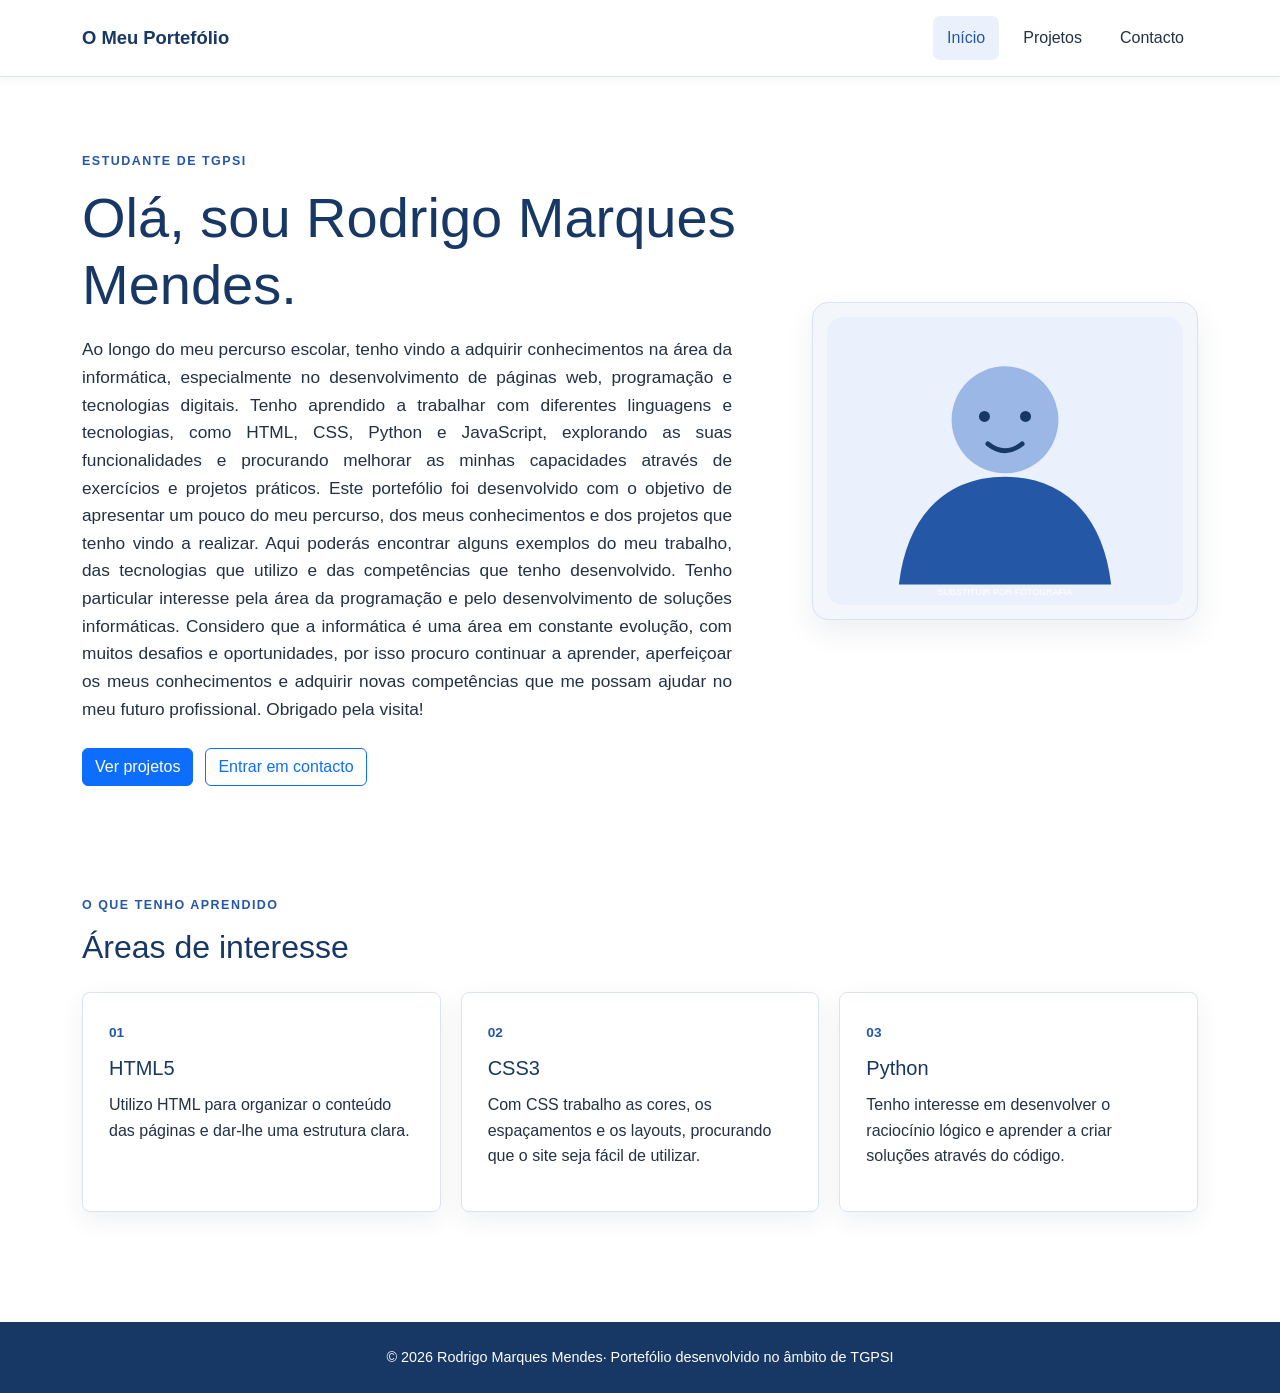
<file: Trabalho 4/index.html>
<!DOCTYPE html>
<html lang="pt">

<head>
  <meta charset="UTF-8">
  <meta name="viewport" content="width=device-width, initial-scale=1.0">
  <meta name="description" content="Portefólio pessoal de desenvolvimento web.">
  <title>Início | O Meu Portefólio</title>
  <link href="https://cdn.jsdelivr.net/npm/bootstrap@5.3.0/dist/css/bootstrap.min.css" rel="stylesheet">
  <link rel="stylesheet" href="estilos.css">
</head>

<body>
  <header class="site-header">
    <div class="container nav-wrap">
      <a class="logo" href="index.html">O Meu Portefólio</a>
      <nav aria-label="Navegação principal">
        <ul class="nav-list">
          <li><a class="ativo" aria-current="page" href="index.html">Início</a></li>
          <li><a href="projetos.html">Projetos</a></li>
          <li><a href="contacto.html">Contacto</a></li>
        </ul>
      </nav>
    </div>
  </header>

  <main class="container">
    <section class="hero">
      <div class="hero-text">
        <p class="eyebrow">Estudante de TGPSI</p>
        <h1>Olá, sou Rodrigo Marques Mendes.</h1>
        <p>

          Ao longo do meu percurso escolar, tenho vindo a adquirir conhecimentos na área da informática, especialmente
          no desenvolvimento de páginas web, programação e tecnologias digitais. Tenho aprendido a trabalhar com
          diferentes linguagens e tecnologias, como HTML, CSS, Python e JavaScript, explorando as suas funcionalidades e
          procurando melhorar as minhas capacidades através de exercícios e projetos práticos.

          Este portefólio foi desenvolvido com o objetivo de apresentar um pouco do meu percurso, dos meus conhecimentos
          e dos projetos que tenho vindo a realizar. Aqui poderás encontrar alguns exemplos do meu trabalho, das
          tecnologias que utilizo e das competências que tenho desenvolvido.

          Tenho particular interesse pela área da programação e pelo desenvolvimento de soluções informáticas. Considero
          que a informática é uma área em constante evolução, com muitos desafios e oportunidades, por isso procuro
          continuar a aprender, aperfeiçoar os meus conhecimentos e adquirir novas competências que me possam ajudar no
          meu futuro profissional.

          Obrigado pela visita!</p>
        <div class="hero-actions">
          <a class="btn btn-primary" href="projetos.html">Ver projetos</a>
          <a class="btn btn-outline-primary" href="contacto.html">Entrar em contacto</a>
        </div>
      </div>
      <figure class="profile-frame">
        <img src="imagens/perfil.svg" alt="foto perfil">
      </figure>
    </section>

    <section class="section-block">
      <div class="section-heading">
        <p class="eyebrow">O que tenho aprendido</p>
        <h2>Áreas de interesse</h2>
      </div>
      <div class="cards-grid">
        <article class="service-card">
          <span class="card-number">01</span>
          <h3>HTML5</h3>
          <p>Utilizo HTML para organizar o conteúdo das páginas e dar-lhe uma estrutura clara.</p>
        </article>
        <article class="service-card">
          <span class="card-number">02</span>
          <h3>CSS3</h3>
          <p>Com CSS trabalho as cores, os espaçamentos e os layouts, procurando que o site seja fácil de utilizar.</p>
        </article>
        <article class="service-card">
          <span class="card-number">03</span>
          <h3>Python</h3>
          <p>Tenho interesse em desenvolver o raciocínio lógico e aprender a criar soluções através do código.</p>
        </article>
      </div>
    </section>
  </main>

  <footer class="site-footer">
    <p>© 2026 Rodrigo Marques Mendes· Portefólio desenvolvido no âmbito de TGPSI</p>
  </footer>
</body>

</html>
</file>
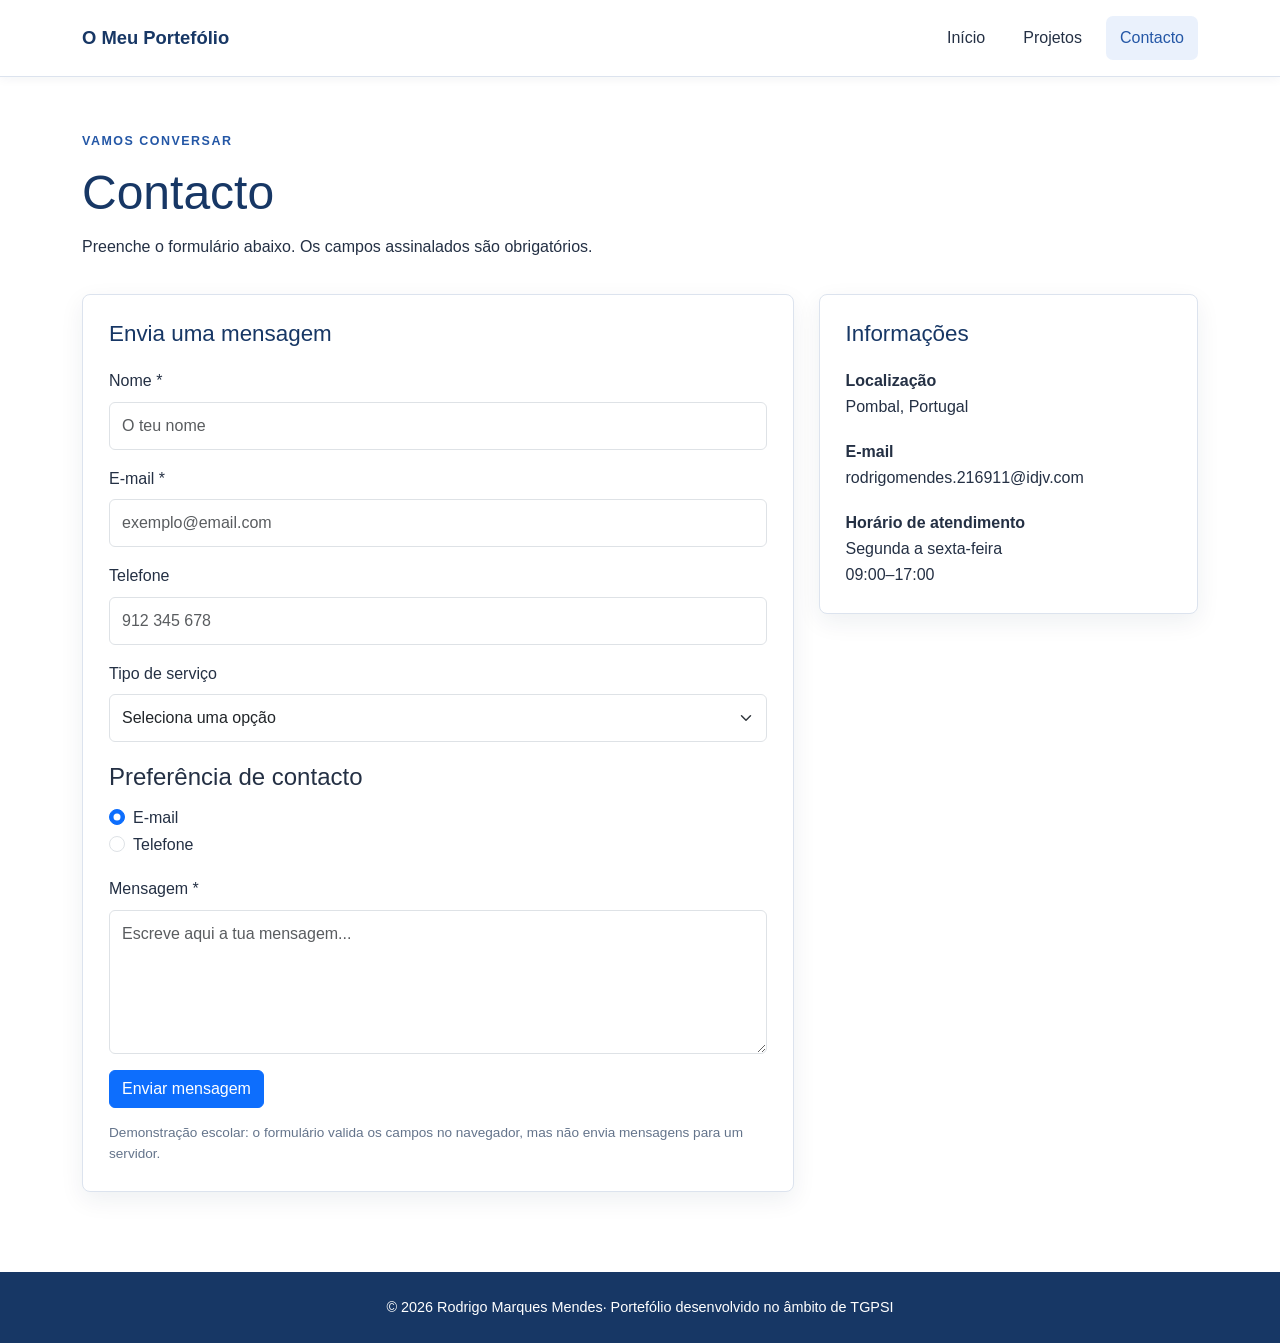
<file: Trabalho 4/contacto.html>
<!DOCTYPE html>
<html lang="pt">

<head>
  <meta charset="UTF-8">
  <meta name="viewport" content="width=device-width, initial-scale=1.0">
  <meta name="description" content="Contacta-me através deste formulário.">
  <title>Contacto | O Meu Portefólio</title>
  <link href="https://cdn.jsdelivr.net/npm/bootstrap@5.3.0/dist/css/bootstrap.min.css" rel="stylesheet">
  <link rel="stylesheet" href="estilos.css">
</head>

<body>
  <header class="site-header">
    <div class="container nav-wrap">
      <a class="logo" href="index.html">O Meu Portefólio</a>
      <nav aria-label="Navegação principal">
        <ul class="nav-list">
          <li><a href="index.html">Início</a></li>
          <li><a href="projetos.html">Projetos</a></li>
          <li><a class="ativo" aria-current="page" href="contacto.html">Contacto</a></li>
        </ul>
      </nav>
    </div>
  </header>

  <main class="container page-content">
    <section class="page-intro">
      <p class="eyebrow">Vamos conversar</p>
      <h1>Contacto</h1>
      <p>Preenche o formulário abaixo. Os campos assinalados são obrigatórios.</p>
    </section>

    <div class="contact-layout">
      <section class="form-panel">
        <h2>Envia uma mensagem</h2>
        <form action="#" method="get">
          <div class="mb-3">
            <label for="nome" class="form-label">Nome *</label>
            <input class="form-control" type="text" id="nome" name="nome" placeholder="O teu nome" required
              pattern="[A-Za-zÀ-ÿ\s'-]{2,}">
          </div>
          <div class="mb-3">
            <label for="email" class="form-label">E-mail *</label>
            <input class="form-control" type="email" id="email" name="email" placeholder="exemplo@email.com" required>
          </div>
          <div class="mb-3">
            <label for="telefone" class="form-label">Telefone</label>
            <input class="form-control" type="tel" id="telefone" name="telefone" placeholder="912 345 678"
              pattern="[0-9 +()-]{9,}">
          </div>
          <div class="mb-3">
            <label for="servico" class="form-label">Tipo de serviço</label>
            <select class="form-select" id="servico" name="servico">
              <option value="">Seleciona uma opção</option>
              <option value="pagina">Página web</option>
              <option value="galeria">Galeria de projetos</option>
              <option value="formulario">Formulário</option>
              <option value="outro">Outro assunto</option>
            </select>
          </div>
          <fieldset class="mb-3">
            <legend class="form-label">Preferência de contacto</legend>
            <div class="form-check"><input class="form-check-input" type="radio" id="email-contacto" name="preferencia"
                value="email" checked><label class="form-check-label" for="email-contacto">E-mail</label></div>
            <div class="form-check"><input class="form-check-input" type="radio" id="telefone-contacto"
                name="preferencia" value="telefone"><label class="form-check-label"
                for="telefone-contacto">Telefone</label></div>
          </fieldset>
          <div class="mb-3">
            <label for="mensagem" class="form-label">Mensagem *</label>
            <textarea class="form-control" id="mensagem" name="mensagem" rows="5"
              placeholder="Escreve aqui a tua mensagem..." required minlength="10"></textarea>
          </div>
          <button class="btn btn-primary submit-btn" type="submit">Enviar mensagem</button>
          <p class="form-note">Demonstração escolar: o formulário valida os campos no navegador, mas não envia mensagens
            para um servidor.</p>
        </form>
      </section>

      <aside class="info-panel">
        <h2>Informações</h2>
        <p><strong>Localização</strong><br>Pombal, Portugal</p>
        <p><strong>E-mail</strong><br>rodrigomendes.216911@idjv.com</p>
        <p><strong>Horário de atendimento</strong><br>Segunda a sexta-feira<br>09:00–17:00</p>
      </aside>
    </div>
  </main>

  <footer class="site-footer">
    <p>© 2026 Rodrigo Marques Mendes· Portefólio desenvolvido no âmbito de TGPSI</p>
  </footer>
</body>

</html>
</file>
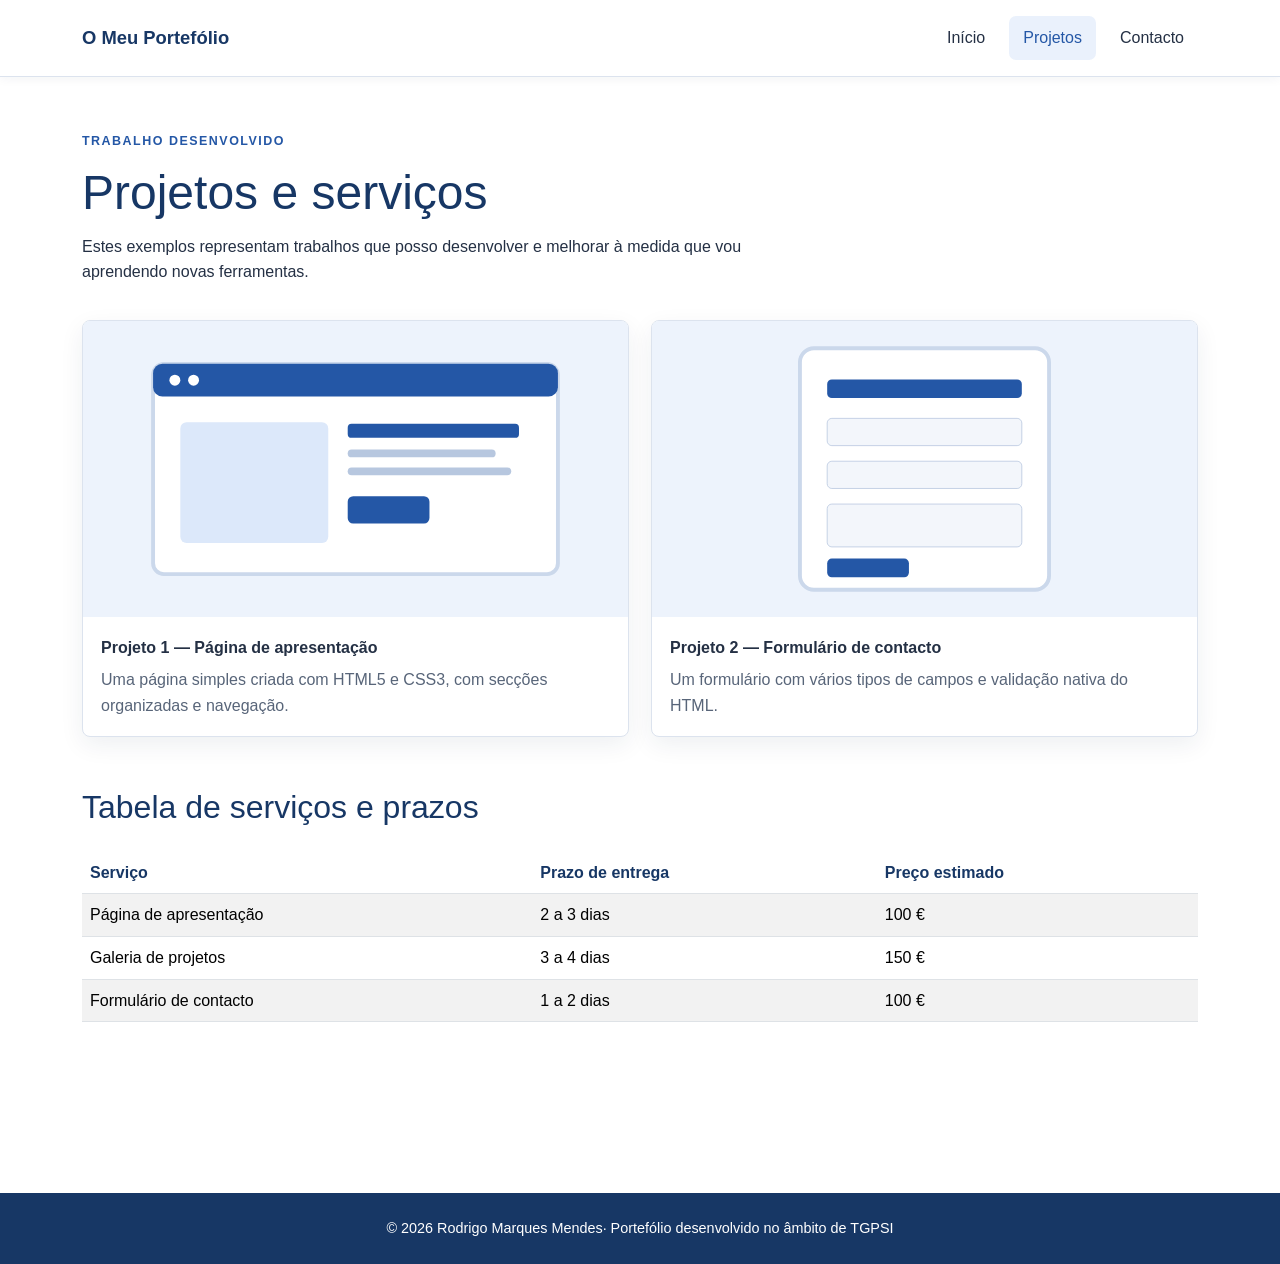
<file: Trabalho 4/projetos.html>
<!DOCTYPE html>
<html lang="pt">

<head>
  <meta charset="UTF-8">
  <meta name="viewport" content="width=device-width, initial-scale=1.0">
  <meta name="description" content="Projetos e serviços do meu portefólio.">
  <title>Projetos | O Meu Portefólio</title>
  <link href="https://cdn.jsdelivr.net/npm/bootstrap@5.3.0/dist/css/bootstrap.min.css" rel="stylesheet">
  <link rel="stylesheet" href="estilos.css">
</head>

<body>
  <header class="site-header">
    <div class="container nav-wrap">
      <a class="logo" href="index.html">O Meu Portefólio</a>
      <nav aria-label="Navegação principal">
        <ul class="nav-list">
          <li><a href="index.html">Início</a></li>
          <li><a class="ativo" aria-current="page" href="projetos.html">Projetos</a></li>
          <li><a href="contacto.html">Contacto</a></li>
        </ul>
      </nav>
    </div>
  </header>

  <main class="container page-content">
    <section class="page-intro">
      <p class="eyebrow">Trabalho desenvolvido</p>
      <h1>Projetos e serviços</h1>
      <p>Estes exemplos representam trabalhos que posso desenvolver e melhorar à medida que vou aprendendo novas
        ferramentas.</p>
    </section>

    <section class="projects-grid" aria-label="Galeria de projetos">
      <figure class="project-card">
        <img src="imagens/projeto1.svg" alt="Ilustração de uma página web organizada em cartões">
        <figcaption><strong>Projeto 1 — Página de apresentação</strong><span>Uma página simples criada com HTML5 e CSS3,
            com secções organizadas e navegação.</span></figcaption>
      </figure>
      <figure class="project-card">
        <img src="imagens/projeto2.svg" alt="Ilustração de um formulário digital">
        <figcaption><strong>Projeto 2 — Formulário de contacto</strong><span>Um formulário com vários tipos de campos e
            validação nativa do HTML.</span></figcaption>
      </figure>
    </section>

    <section class="section-block">
      <div class="section-heading">
        <h2>Tabela de serviços e prazos</h2>
      </div>
      <div class="table-responsive">
        <table class="table table-striped price-table">
          <thead>
            <tr>
              <th scope="col">Serviço</th>
              <th scope="col">Prazo de entrega</th>
              <th scope="col">Preço estimado</th>
            </tr>
          </thead>
          <tbody>
            <tr>
              <td>Página de apresentação</td>
              <td>2 a 3 dias</td>
              <td>100 €</td>
            </tr>
            <tr>
              <td>Galeria de projetos</td>
              <td>3 a 4 dias</td>
              <td>150 €</td>
            </tr>
            <tr>
              <td>Formulário de contacto</td>
              <td>1 a 2 dias</td>
              <td>100 €</td>
            </tr>
          </tbody>
        </table>
      </div>
    </section>
  </main>

  <footer class="site-footer">
    <p>© 2026 Rodrigo Marques Mendes· Portefólio desenvolvido no âmbito de TGPSI</p>
  </footer>
</body>

</html>
</file>
<file: Trabalho 4/estilos.css>
/* Estilos personalizados do portefólio */
* {
  box-sizing: border-box;
  margin: 0;
  padding: 0;
}

:root {
  --azul: #2457a6;
  --azul-escuro: #173765;
  --texto: #243044;
  --suave: #f3f6fb;
  --borda: #dce3ee;
}

body {
  font-family: Arial, sans-serif;
  line-height: 1.6;
  color: var(--texto);
  background: #fff;
}

a {
  color: inherit;
}

.site-header {
  background: #fff;
  border-bottom: 1px solid var(--borda);
  box-shadow: 0 2px 10px rgba(20, 40, 70, .05);
}

.nav-wrap {
  min-height: 76px;
  display: flex;
  justify-content: space-between;
  align-items: center;
  gap: 24px;
}

.logo {
  color: var(--azul-escuro);
  font-size: 1.15rem;
  font-weight: 700;
  text-decoration: none;
}

.nav-list {
  display: flex;
  align-items: center;
  gap: 10px;
  list-style: none;
  margin: 0;
  padding: 0;
}

.nav-list a {
  display: block;
  padding: 9px 14px;
  border-radius: 7px;
  text-decoration: none;
  transition: background .2s ease, color .2s ease;
}

.nav-list a:hover,
.nav-list a.ativo {
  color: var(--azul);
  background: #eaf1fc;
}

.hero {
  display: grid;
  grid-template-columns: 1.4fr .8fr;
  align-items: center;
  gap: 55px;
  padding-top: 75px;
  padding-bottom: 75px;
}

.eyebrow {
  color: var(--azul);
  font-size: .78rem;
  font-weight: 700;
  letter-spacing: .12em;
  text-transform: uppercase;
  margin-bottom: 12px;
}

h1,
h2,
h3 {
  color: var(--azul-escuro);
  line-height: 1.2;
}

h1 {
  font-size: clamp(2.1rem, 5vw, 3.5rem);
  margin-bottom: 18px;
}

.hero-text>p:not(.eyebrow) {
  max-width: 650px;
  font-size: 1.08rem;
}

.hero-actions {
  display: flex;
  flex-wrap: wrap;
  gap: 12px;
  margin-top: 25px;
}

.profile-frame {
  background: var(--suave);
  border: 1px solid var(--borda);
  border-radius: 16px;
  padding: 14px;
  box-shadow: 0 12px 30px rgba(25, 50, 90, .08);
}

.profile-frame img {
  width: 100%;
  display: block;
  border-radius: 10px;
}

.profile-frame figcaption {
  text-align: center;
  padding-top: 10px;
  color: #64748b;
  font-size: .9rem;
}

.section-block {
  padding: 35px 0 75px;
}

.section-heading {
  margin-bottom: 25px;
}

.section-heading h2,
.page-intro h1 {
  margin-bottom: 12px;
}

.cards-grid {
  display: grid;
  grid-template-columns: repeat(3, 1fr);
  gap: 20px;
}

.service-card,
.project-card,
.form-panel,
.info-panel {
  background: #fff;
  border: 1px solid var(--borda);
  border-radius: 8px;
  box-shadow: 0 8px 24px rgba(20, 40, 70, .07);
}

.service-card {
  padding: 26px;
}

.card-number {
  color: var(--azul);
  font-size: .85rem;
  font-weight: 700;
}

.service-card h3 {
  margin: 12px 0;
  font-size: 1.25rem;
}

.site-footer {
  margin-top: 35px;
  padding: 24px 16px;
  background: var(--azul-escuro);
  color: #fff;
  text-align: center;
  font-size: .9rem;
}

.site-footer p {
  margin: 0;
}

.page-content {
  padding-top: 55px;
  padding-bottom: 45px;
}

.page-intro {
  max-width: 720px;
  margin-bottom: 35px;
}

.page-intro h1 {
  font-size: clamp(2rem, 4vw, 3rem);
}

.projects-grid {
  display: grid;
  grid-template-columns: repeat(2, 1fr);
  gap: 22px;
}

.project-card {
  overflow: hidden;
}

.project-card img {
  display: block;
  width: 100%;
  background: var(--suave);
}

.project-card figcaption {
  display: grid;
  gap: 7px;
  padding: 18px;
}

.project-card figcaption span {
  color: #586579;
}

.price-table {
  min-width: 560px;
}

.price-table th {
  color: var(--azul-escuro);
}

.contact-layout {
  display: grid;
  grid-template-columns: 1.5fr .8fr;
  gap: 25px;
  align-items: start;
}

.form-panel,
.info-panel {
  padding: 26px;
}

.form-panel h2,
.info-panel h2 {
  font-size: 1.4rem;
  margin-bottom: 20px;
}

.form-control,
.form-select {
  padding: 11px 12px;
}

.form-control:focus,
.form-select:focus {
  border-color: var(--azul);
  box-shadow: 0 0 0 .2rem rgba(36, 87, 166, .15);
}

.submit-btn {
  transition: all .3s ease;
}

.submit-btn:hover {
  transform: translateY(-2px);
}

.form-note {
  margin: 14px 0 0;
  color: #64748b;
  font-size: .85rem;
}

.info-panel p {
  margin-bottom: 20px;
}

.info-panel p:last-child {
  margin-bottom: 0;
}

@media (max-width: 768px) {
  .nav-wrap {
    flex-direction: column;
    justify-content: center;
    padding-top: 15px;
    padding-bottom: 15px;
  }

  .nav-list {
    flex-direction: column;
    gap: 2px;
  }

  .hero {
    grid-template-columns: 1fr;
    gap: 28px;
    padding-top: 45px;
    padding-bottom: 45px;
  }

  .profile-frame {
    max-width: 360px;
    margin: 0 auto;
  }

  .cards-grid {
    grid-template-columns: 1fr;
  }

  .projects-grid {
    grid-template-columns: 1fr;
  }

  .contact-layout {
    grid-template-columns: 1fr;
  }

  .section-block {
    padding-bottom: 45px;
  }
}

.hero-text p {
  text-align: justify;
}
</file>
